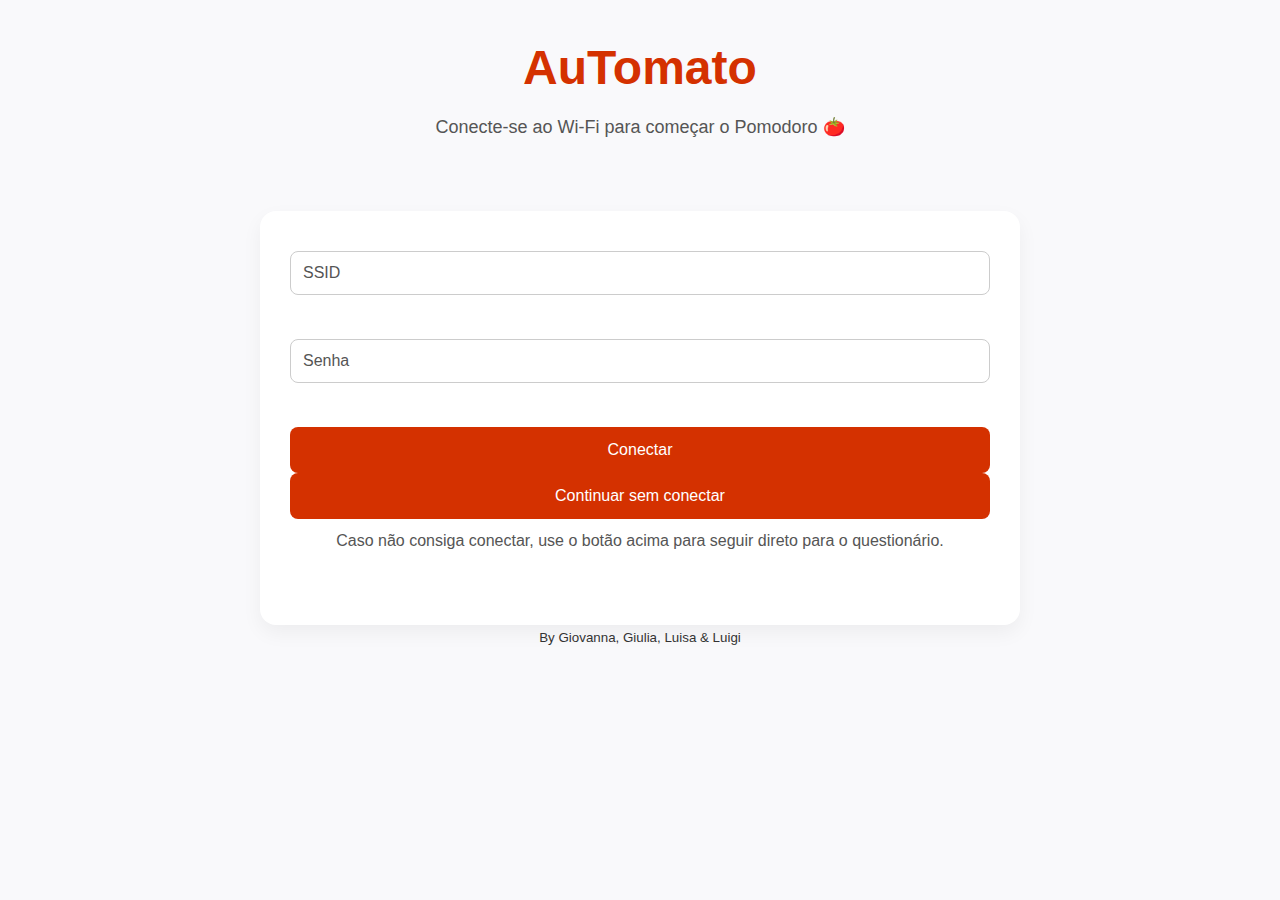
<file: index.html>
<!DOCTYPE html>
<html lang="pt-BR">
<head>
  <meta charset="utf-8"/>
  <title>Conectar Wi-Fi</title>
  <meta name="viewport" content="width=device-width, initial-scale=1"/>
  <link href="css/style.css" rel="stylesheet"/>
</head>
<body>
  <header>
    <h1>AuTomato</h1>
    <p>Conecte-se ao Wi-Fi para começar o Pomodoro 🍅</p>
  </header>
  <main>
    <form id="wifi-form" autocomplete="off" novalidate>
      <label for="ssid" class="sr-only">SSID</label>
      <input
        id="ssid"
        name="ssid"
        placeholder="SSID"
        required
        type="text"
        autocomplete="off"
        aria-label="Nome da rede Wi-Fi"
      />
      <br/>
      <label for="password" class="sr-only">Senha</label>
      <input
        id="password"
        name="password"
        placeholder="Senha"
        required
        type="password"
        autocomplete="new-password"
        aria-label="Senha do Wi-Fi"
      />
      <br/>
      <button type="submit" id="connect-btn">Conectar</button>
      <button type="button" id="skip-btn">Continuar sem conectar</button>
      <p class="offline-tip">Caso não consiga conectar, use o botão acima para seguir direto para o questionário.</p>
    </form>
    <p id="status" role="status" aria-live="polite"></p>
  </main>
  <footer>
    <small>By Giovanna, Giulia, Luisa &amp; Luigi</small>
  </footer>
  <script>
    // Acessibilidade: Oculta label visual, mas mantém para leitores de tela
    const style = document.createElement('style');
    style.innerHTML = `
      .sr-only {
        position: absolute;
        width: 1px;
        height: 1px;
        padding: 0;
        margin: -1px;
        overflow: hidden;
        clip: rect(0,0,0,0);
        border: 0;
      }
    `;
    document.head.appendChild(style);
  </script>
  <script src="js/wifi.js"></script>
</body>
</html>
</file>
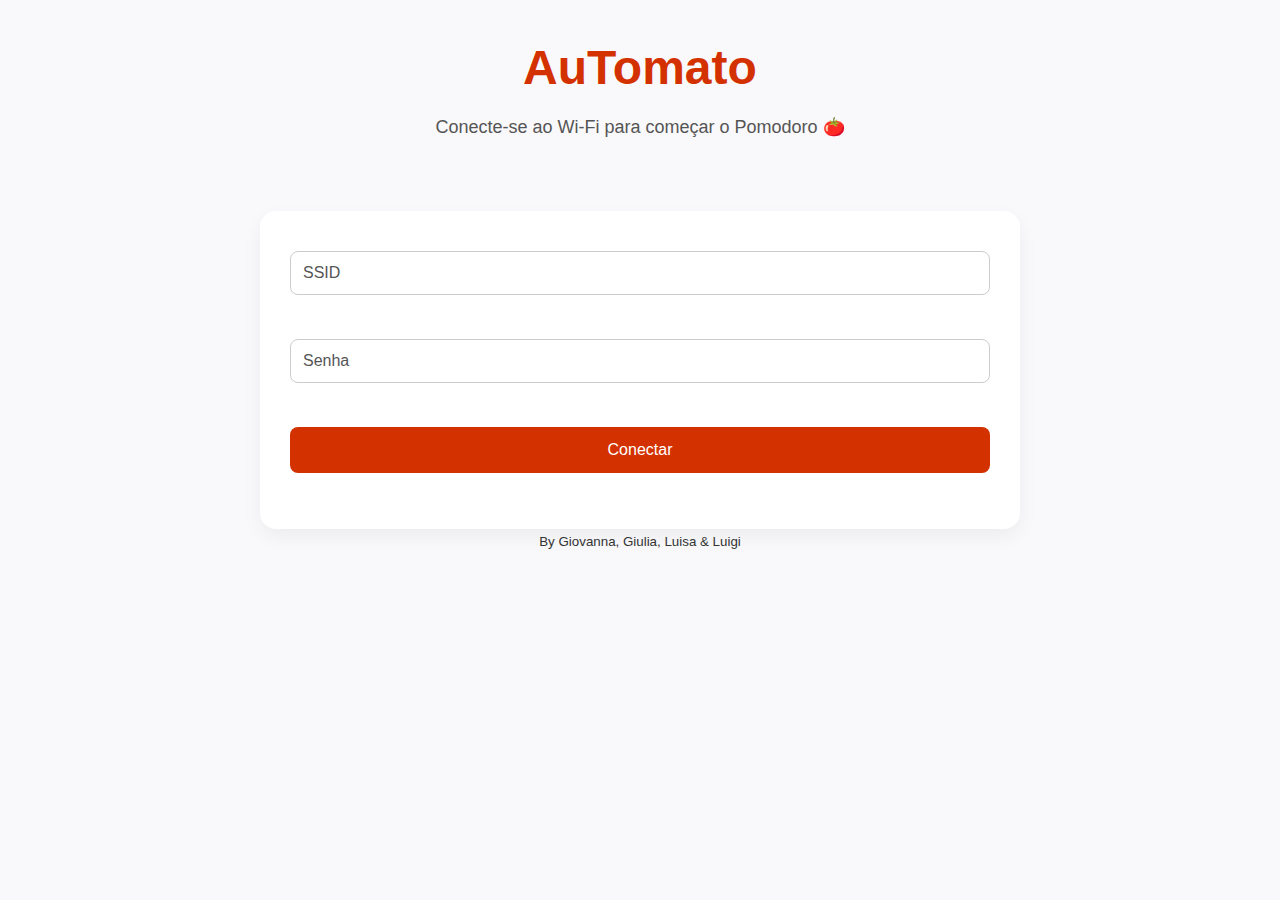
<file: data/index.html>
<!DOCTYPE html>
<html lang="pt-BR">
<head>
  <meta charset="utf-8"/>
  <title>Conectar Wi-Fi</title>
  <meta name="viewport" content="width=device-width, initial-scale=1"/>
  <link href="css/style.css" rel="stylesheet"/>
</head>
<body>
  <header>
    <h1>AuTomato</h1>
    <p>Conecte-se ao Wi-Fi para começar o Pomodoro 🍅</p>
  </header>
  <main>
    <form id="wifi-form" autocomplete="off" novalidate>
      <label for="ssid" class="sr-only">SSID</label>
      <input
        id="ssid"
        name="ssid"
        placeholder="SSID"
        required
        type="text"
        autocomplete="off"
        aria-label="Nome da rede Wi-Fi"
      />
      <br/>
      <label for="password" class="sr-only">Senha</label>
      <input
        id="password"
        name="password"
        placeholder="Senha"
        required
        type="password"
        autocomplete="new-password"
        aria-label="Senha do Wi-Fi"
      />
      <br/>
      <button type="submit" id="connect-btn">Conectar</button>
    </form>
    <p id="status" role="status" aria-live="polite"></p>
  </main>
  <footer>
    <small>By Giovanna, Giulia, Luisa &amp; Luigi</small>
  </footer>
  <script>
    // Acessibilidade: Oculta label visual, mas mantém para leitores de tela
    const style = document.createElement('style');
    style.innerHTML = `
      .sr-only {
        position: absolute;
        width: 1px;
        height: 1px;
        padding: 0;
        margin: -1px;
        overflow: hidden;
        clip: rect(0,0,0,0);
        border: 0;
      }
    `;
    document.head.appendChild(style);
  </script>
  <script src="js/wifi.js"></script>
</body>
</html>
</file>
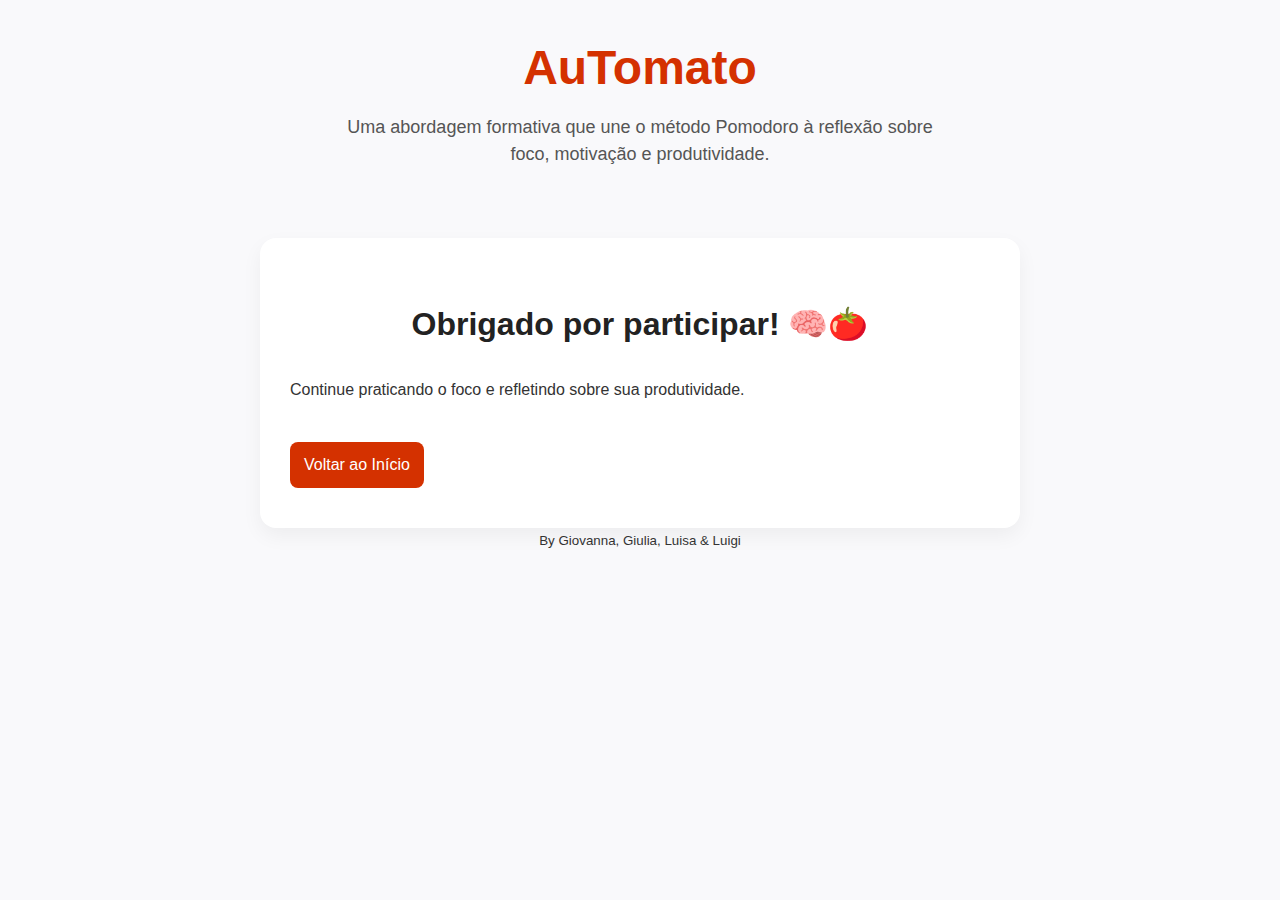
<file: obrigado.html>
<!DOCTYPE html>
<html lang="pt-BR">
<head>
  <meta charset="UTF-8"/>
  <title>Obrigado!</title>
  <meta name="viewport" content="width=device-width, initial-scale=1"/>
  <link rel="stylesheet" href="css/style.css"/>
</head>
<body>
  <header>
    <h1>AuTomato</h1>
    <p>Uma abordagem formativa que une o método Pomodoro à reflexão sobre foco, motivação e produtividade.</p>
  </header>
  <main>
    <h1>Obrigado por participar! 🧠🍅</h1>
    <p>Continue praticando o foco e refletindo sobre sua produtividade.</p>
    <br>
    <a href="index.html">
      <button type="button" id="back-home">Voltar ao Início</button>
    </a>
  </main>
  <footer>
    <small>By Giovanna, Giulia, Luisa &amp; Luigi</small>
  </footer>
</body>
</html>
</file>
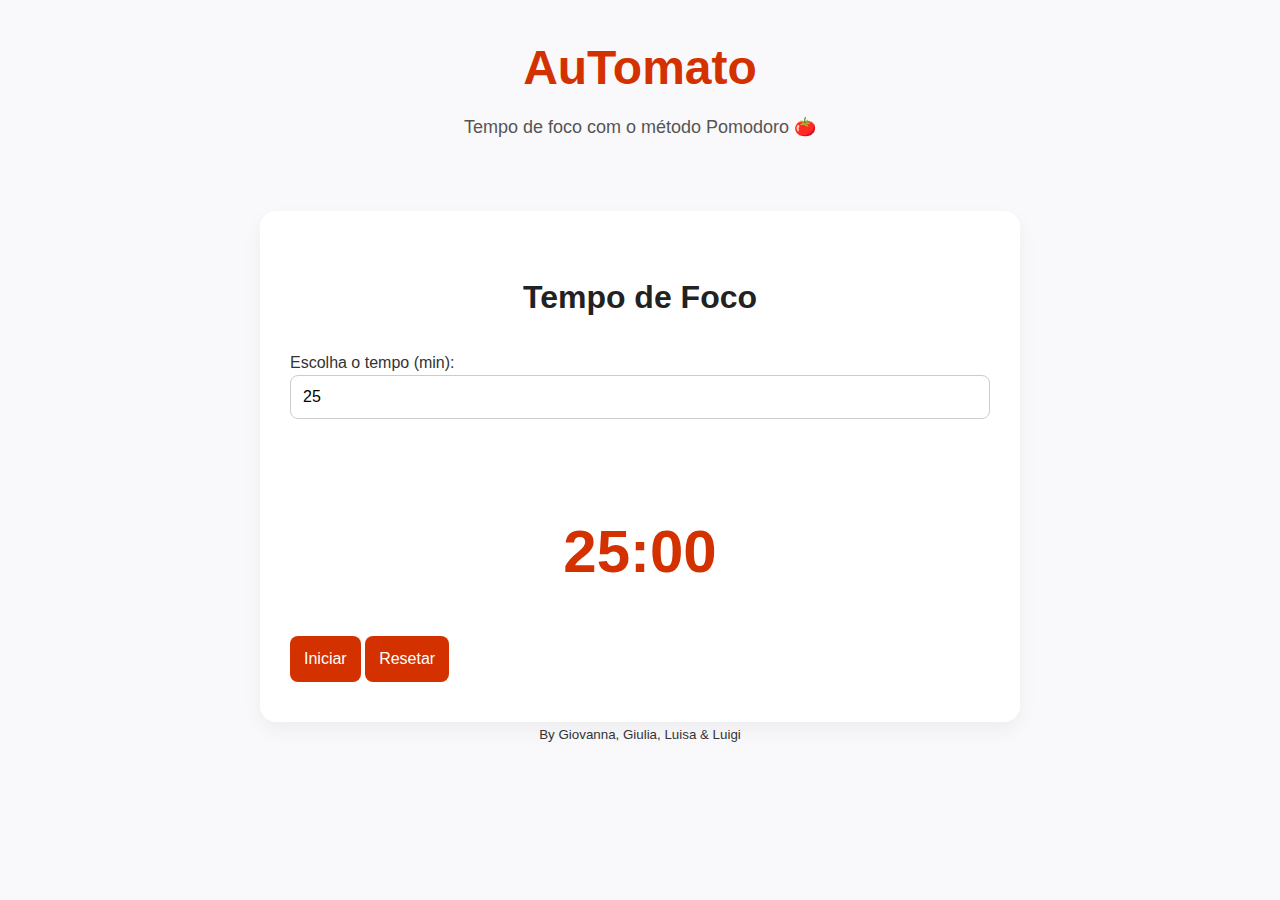
<file: pomodoro.html>
<!DOCTYPE html>
<html lang="pt-BR">
<head>
  <meta charset="utf-8"/>
  <title>Pomodoro</title>
  <meta name="viewport" content="width=device-width, initial-scale=1"/>
  <link href="css/style.css" rel="stylesheet"/>
</head>
<body>
  <header>
    <h1>AuTomato</h1>
    <p>Tempo de foco com o método Pomodoro 🍅</p>
  </header>
  <main>
    <h1>Tempo de Foco</h1>
    <form id="pomodoro-form" autocomplete="off" novalidate>
      <label for="minutes">Escolha o tempo (min):</label>
      <input
        id="minutes"
        name="minutes"
        type="number"
        min="1"
        max="90"
        value="25"
        required
        aria-label="Escolha o tempo em minutos"
      />
      <br/><br/>
      <div id="timer" aria-live="polite">25:00</div>
      <div style="margin-top:1.2rem">
        <button type="button" id="start-btn">Iniciar</button>
        <button type="button" id="reset-btn">Resetar</button>
      </div>
    </form>
  </main>
  <footer>
    <small>By Giovanna, Giulia, Luisa &amp; Luigi</small>
  </footer>
  <script>
    // Suporte acessibilidade: timer aria-live
    // Prevenção de submit padrão
    document.getElementById('pomodoro-form').addEventListener('submit', e => e.preventDefault());
  </script>
  <script src="js/pomodoro.js"></script>
</body>
</html>
</file>
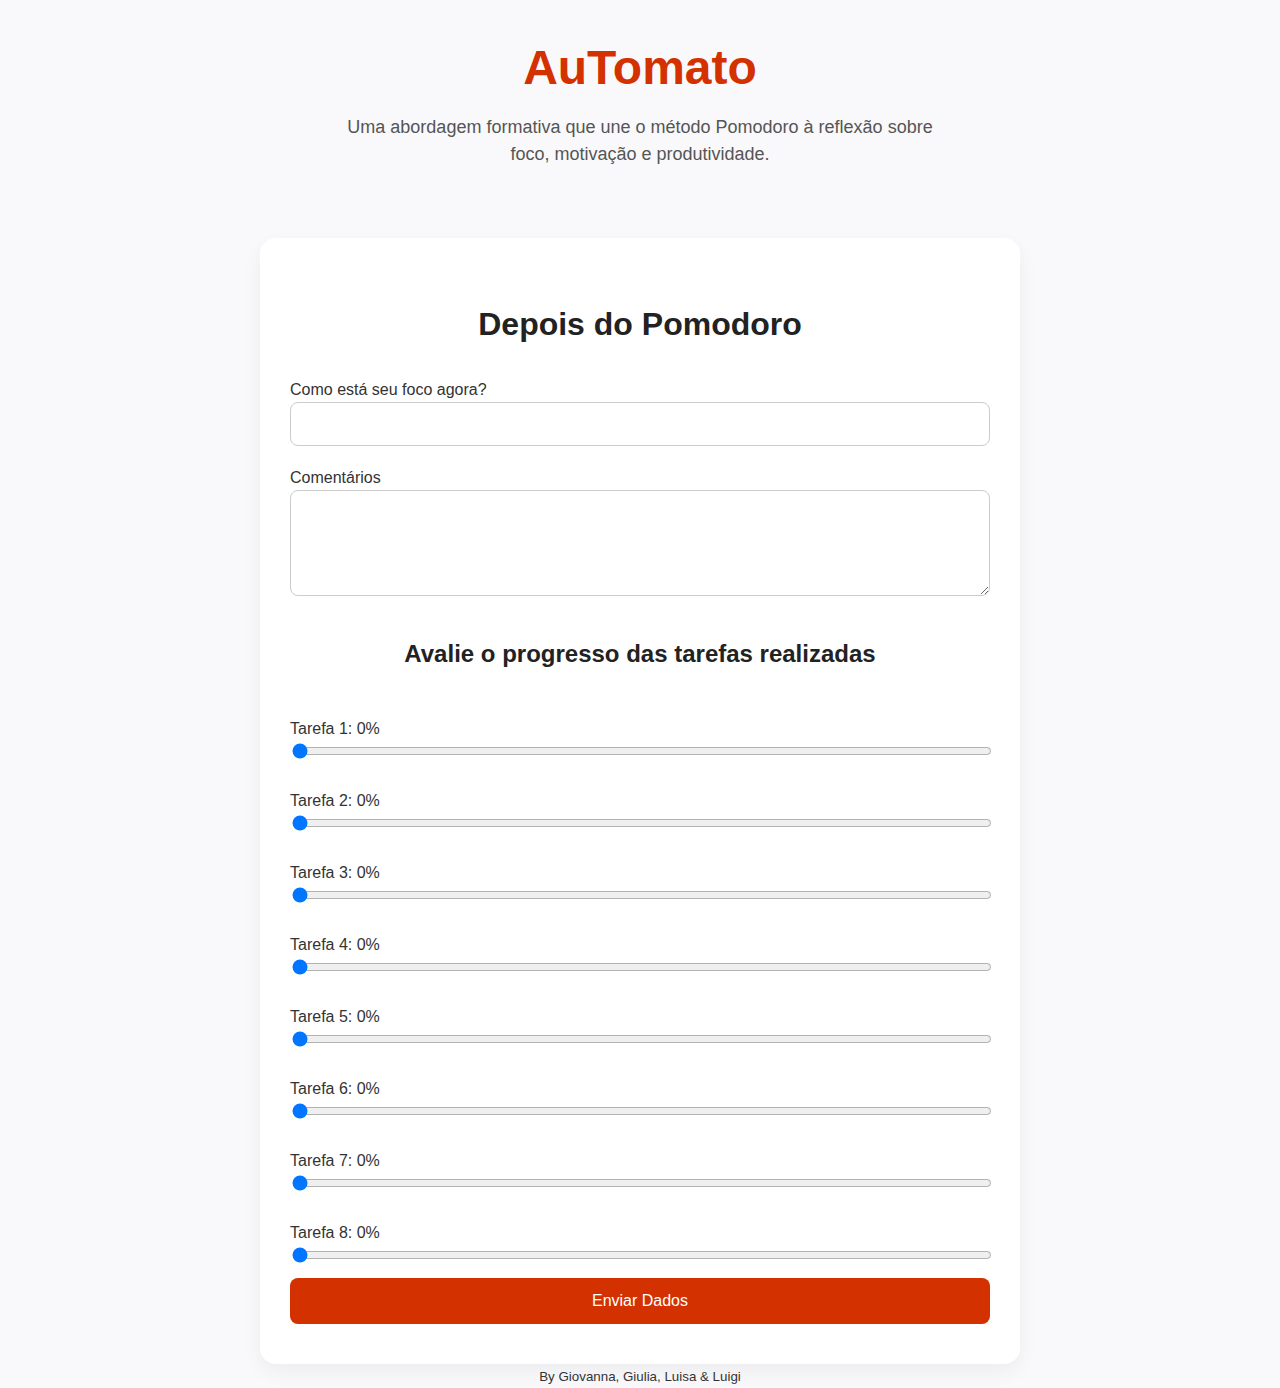
<file: pos-questionario.html>
<!DOCTYPE html>
<html lang="pt-BR">
<head>
  <meta charset="utf-8"/>
  <title>Questionário Final</title>
  <meta name="viewport" content="width=device-width, initial-scale=1"/>
  <link href="css/style.css" rel="stylesheet"/>
</head>
<body>
  <header>
    <h1>AuTomato</h1>
    <p>Uma abordagem formativa que une o método Pomodoro à reflexão sobre foco, motivação e produtividade.</p>
  </header>
  <main>
    <h1>Depois do Pomodoro</h1>
    <form id="pos-form" autocomplete="off" novalidate>
      <label for="focoFinal">Como está seu foco agora?</label>
      <input
        id="focoFinal"
        name="focoFinal"
        required
        type="text"
        autocomplete="off"
        aria-label="Como está seu foco agora?"
      />

      <label for="comentarios">Comentários</label>
      <textarea
        id="comentarios"
        name="comentarios"
        autocomplete="off"
        aria-label="Comentários"
      ></textarea>

      <h2>Avalie o progresso das tarefas realizadas</h2>
      <div class="tasks">
        <label for="task1">Tarefa 1: <span id="val1">0</span>%</label>
        <input id="task1" name="task1" type="range" min="0" max="100" value="0" oninput="val1.innerText = this.value" aria-label="Progresso da Tarefa 1"/>
        <label for="task2">Tarefa 2: <span id="val2">0</span>%</label>
        <input id="task2" name="task2" type="range" min="0" max="100" value="0" oninput="val2.innerText = this.value" aria-label="Progresso da Tarefa 2"/>
        <label for="task3">Tarefa 3: <span id="val3">0</span>%</label>
        <input id="task3" name="task3" type="range" min="0" max="100" value="0" oninput="val3.innerText = this.value" aria-label="Progresso da Tarefa 3"/>
        <label for="task4">Tarefa 4: <span id="val4">0</span>%</label>
        <input id="task4" name="task4" type="range" min="0" max="100" value="0" oninput="val4.innerText = this.value" aria-label="Progresso da Tarefa 4"/>
        <label for="task5">Tarefa 5: <span id="val5">0</span>%</label>
        <input id="task5" name="task5" type="range" min="0" max="100" value="0" oninput="val5.innerText = this.value" aria-label="Progresso da Tarefa 5"/>
        <label for="task6">Tarefa 6: <span id="val6">0</span>%</label>
        <input id="task6" name="task6" type="range" min="0" max="100" value="0" oninput="val6.innerText = this.value" aria-label="Progresso da Tarefa 6"/>
        <label for="task7">Tarefa 7: <span id="val7">0</span>%</label>
        <input id="task7" name="task7" type="range" min="0" max="100" value="0" oninput="val7.innerText = this.value" aria-label="Progresso da Tarefa 7"/>
        <label for="task8">Tarefa 8: <span id="val8">0</span>%</label>
        <input id="task8" name="task8" type="range" min="0" max="100" value="0" oninput="val8.innerText = this.value" aria-label="Progresso da Tarefa 8"/>
      </div>
      <button type="submit">Enviar Dados</button>
    </form>
  </main>
  <footer>
    <small>By Giovanna, Giulia, Luisa &amp; Luigi</small>
  </footer>
  <script>
    // Previne envio padrão para manipulação customizada no JS
    document.getElementById('pos-form').addEventListener('submit', e => e.preventDefault());
  </script>
  <script src="js/pos.js"></script>
</body>
</html>
</file>
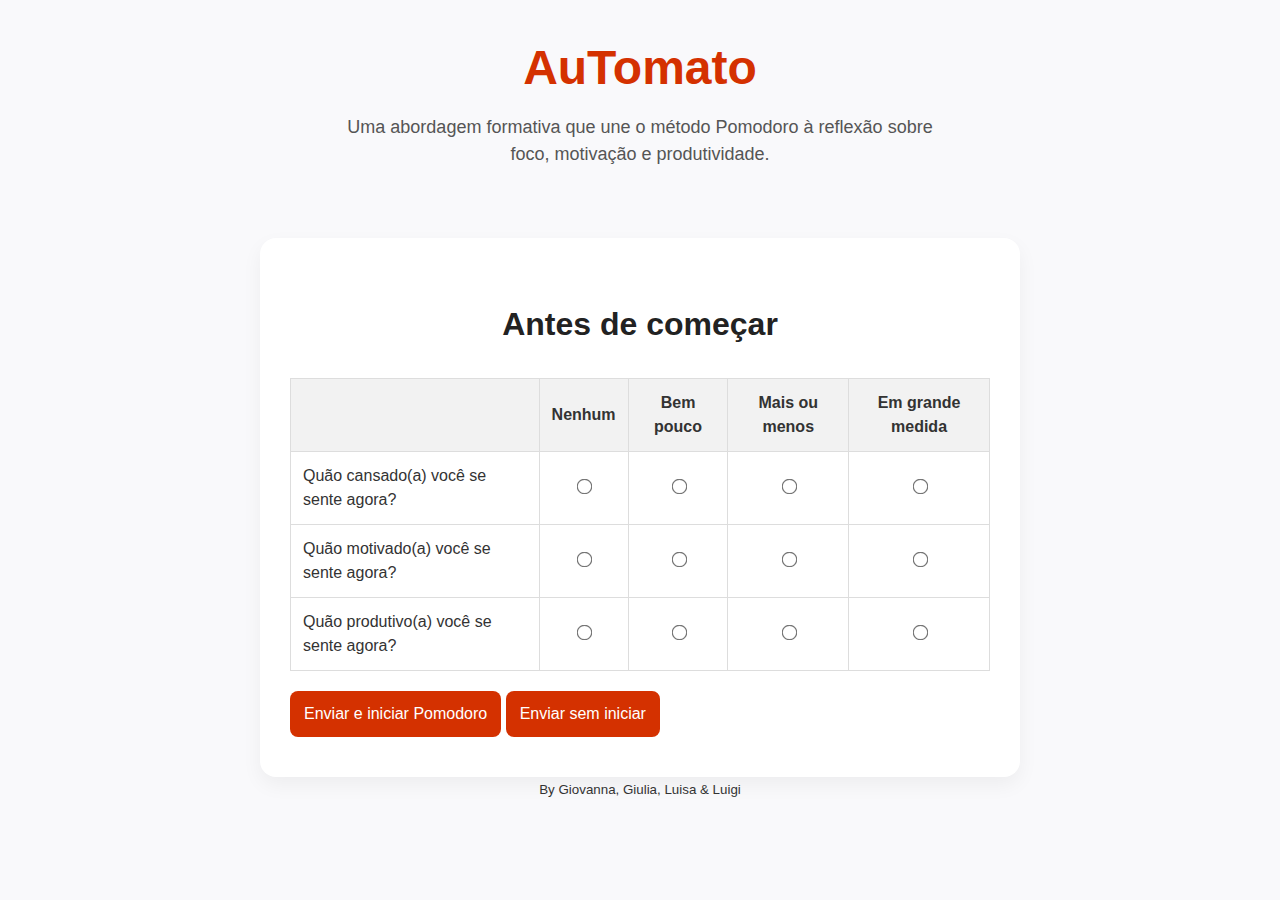
<file: pre.html>
<!DOCTYPE html>
<html lang="pt-BR">
<head>
  <meta charset="utf-8"/>
  <title>Questionário Inicial</title>
  <meta name="viewport" content="width=device-width, initial-scale=1"/>
  <link href="css/style.css" rel="stylesheet"/>
</head>
<body>
  <header>
    <h1>AuTomato</h1>
    <p>Uma abordagem formativa que une o método Pomodoro à reflexão sobre foco, motivação e produtividade.</p>
  </header>
  <main>
    <h1>Antes de começar</h1>
    <form id="pre-form" autocomplete="off" novalidate>
      <table>
        <thead>
          <tr>
            <th></th>
            <th>Nenhum</th>
            <th>Bem pouco</th>
            <th>Mais ou menos</th>
            <th>Em grande medida</th>
          </tr>
        </thead>
        <tbody>
          <tr>
            <td>Quão cansado(a) você se sente agora?</td>
            <td><input name="fatigue" required type="radio" value="1" aria-label="Nenhum cansaço"/></td>
            <td><input name="fatigue" type="radio" value="2" aria-label="Bem pouco cansaço"/></td>
            <td><input name="fatigue" type="radio" value="3" aria-label="Mais ou menos cansado"/></td>
            <td><input name="fatigue" type="radio" value="4" aria-label="Muito cansado"/></td>
          </tr>
          <tr>
            <td>Quão motivado(a) você se sente agora?</td>
            <td><input name="motivation" required type="radio" value="1" aria-label="Nenhuma motivação"/></td>
            <td><input name="motivation" type="radio" value="2" aria-label="Bem pouca motivação"/></td>
            <td><input name="motivation" type="radio" value="3" aria-label="Mais ou menos motivado"/></td>
            <td><input name="motivation" type="radio" value="4" aria-label="Muito motivado"/></td>
          </tr>
          <tr>
            <td>Quão produtivo(a) você se sente agora?</td>
            <td><input name="productivity" required type="radio" value="1" aria-label="Nada produtivo"/></td>
            <td><input name="productivity" type="radio" value="2" aria-label="Bem pouco produtivo"/></td>
            <td><input name="productivity" type="radio" value="3" aria-label="Mais ou menos produtivo"/></td>
            <td><input name="productivity" type="radio" value="4" aria-label="Muito produtivo"/></td>
          </tr>
        </tbody>
      </table>
      <div class="button-row">
        <button type="submit" id="start-pomodoro-btn">Enviar e iniciar Pomodoro</button>
        <button type="button" id="send-only-btn">Enviar sem iniciar</button>
      </div>
    </form>
  </main>
  <footer>
    <small>By Giovanna, Giulia, Luisa &amp; Luigi</small>
  </footer>
  <script>
    // Previne envio padrão do formulário para JS customizado
    document.getElementById('pre-form').addEventListener('submit', e => e.preventDefault());
  </script>
  <script src="js/pre.js"></script>
</body>
</html>
</file>
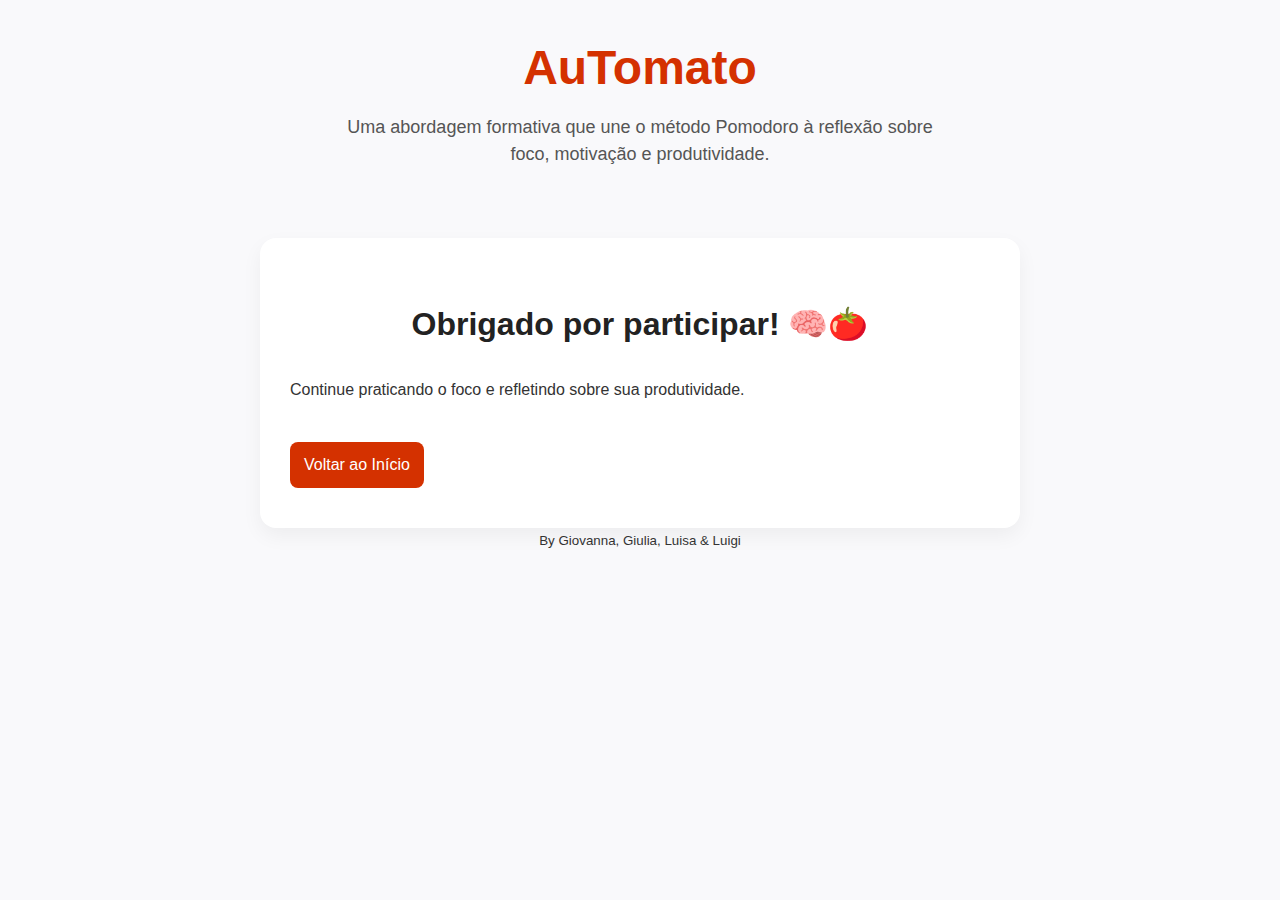
<file: data/obrigado.html>
<!DOCTYPE html>
<html lang="pt-BR">
<head>
  <meta charset="UTF-8"/>
  <title>Obrigado!</title>
  <meta name="viewport" content="width=device-width, initial-scale=1"/>
  <link rel="stylesheet" href="css/style.css"/>
</head>
<body>
  <header>
    <h1>AuTomato</h1>
    <p>Uma abordagem formativa que une o método Pomodoro à reflexão sobre foco, motivação e produtividade.</p>
  </header>
  <main>
    <h1>Obrigado por participar! 🧠🍅</h1>
    <p>Continue praticando o foco e refletindo sobre sua produtividade.</p>
    <br>
    <a href="index.html">
      <button type="button" id="back-home">Voltar ao Início</button>
    </a>
  </main>
  <footer>
    <small>By Giovanna, Giulia, Luisa &amp; Luigi</small>
  </footer>
</body>
</html>
</file>
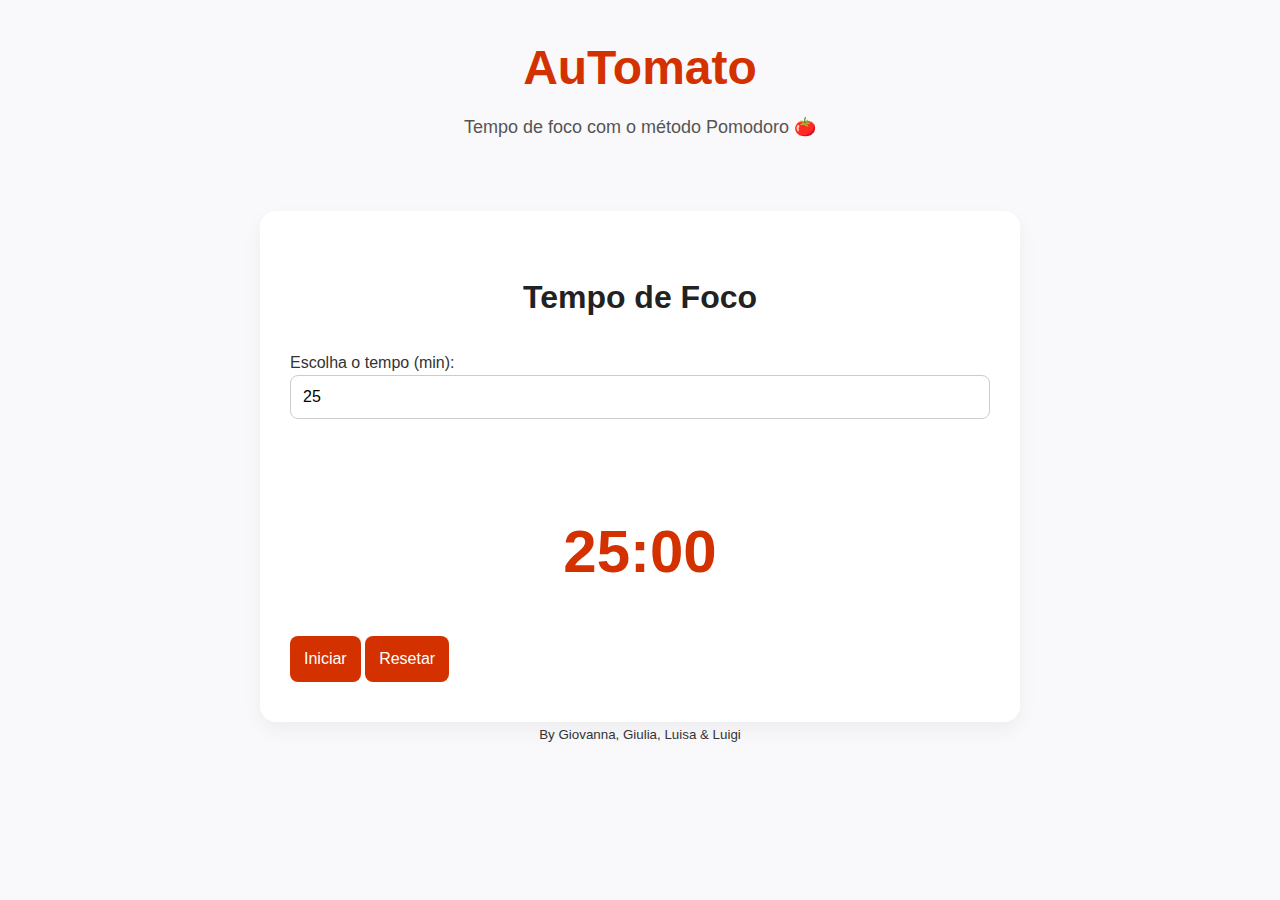
<file: data/pomodoro.html>
<!DOCTYPE html>
<html lang="pt-BR">
<head>
  <meta charset="utf-8"/>
  <title>Pomodoro</title>
  <meta name="viewport" content="width=device-width, initial-scale=1"/>
  <link href="css/style.css" rel="stylesheet"/>
</head>
<body>
  <header>
    <h1>AuTomato</h1>
    <p>Tempo de foco com o método Pomodoro 🍅</p>
  </header>
  <main>
    <h1>Tempo de Foco</h1>
    <form id="pomodoro-form" autocomplete="off" novalidate>
      <label for="minutes">Escolha o tempo (min):</label>
      <input
        id="minutes"
        name="minutes"
        type="number"
        min="1"
        max="90"
        value="25"
        required
        aria-label="Escolha o tempo em minutos"
      />
      <br/><br/>
      <div id="timer" aria-live="polite">25:00</div>
      <div style="margin-top:1.2rem">
        <button type="button" id="start-btn">Iniciar</button>
        <button type="button" id="reset-btn">Resetar</button>
      </div>
    </form>
  </main>
  <footer>
    <small>By Giovanna, Giulia, Luisa &amp; Luigi</small>
  </footer>
  <script>
    // Suporte acessibilidade: timer aria-live
    // Prevenção de submit padrão
    document.getElementById('pomodoro-form').addEventListener('submit', e => e.preventDefault());
  </script>
  <script src="js/pomodoro.js"></script>
</body>
</html>
</file>
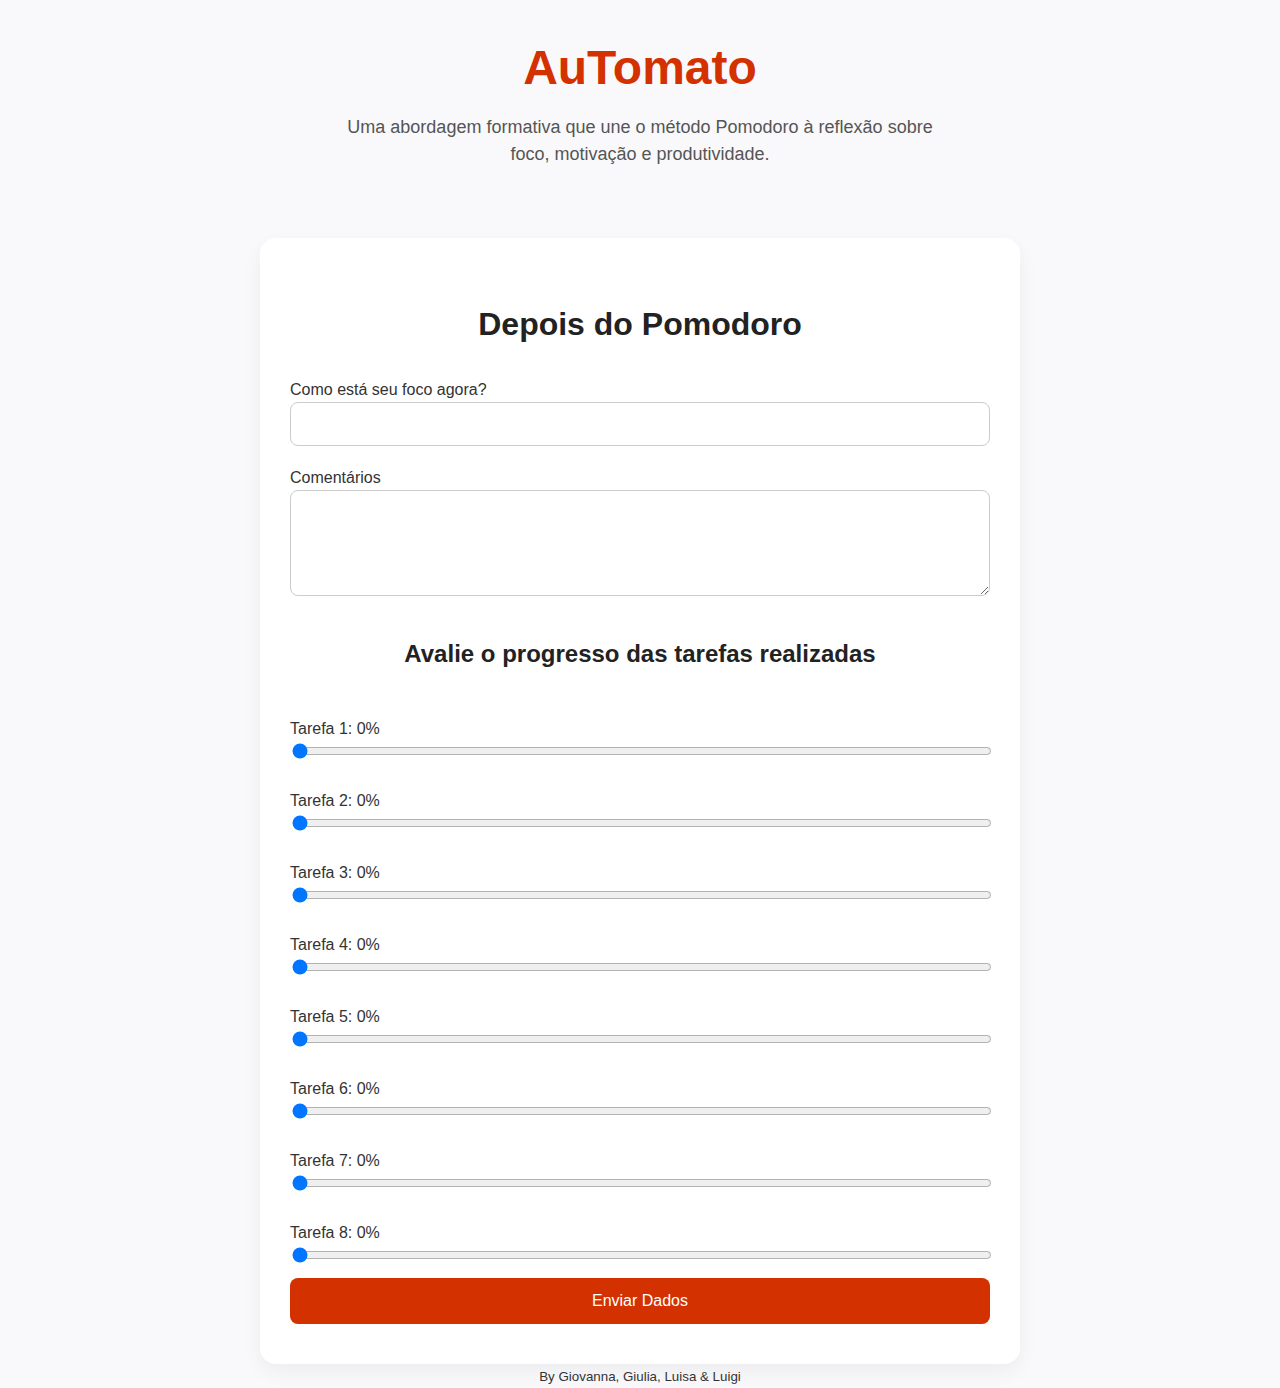
<file: data/pos.html>
<!DOCTYPE html>
<html lang="pt-BR">
<head>
  <meta charset="utf-8"/>
  <title>Questionário Final</title>
  <meta name="viewport" content="width=device-width, initial-scale=1"/>
  <link href="css/style.css" rel="stylesheet"/>
</head>
<body>
  <header>
    <h1>AuTomato</h1>
    <p>Uma abordagem formativa que une o método Pomodoro à reflexão sobre foco, motivação e produtividade.</p>
  </header>
  <main>
    <h1>Depois do Pomodoro</h1>
    <form id="pos-form" autocomplete="off" novalidate>
      <label for="focoFinal">Como está seu foco agora?</label>
      <input
        id="focoFinal"
        name="focoFinal"
        required
        type="text"
        autocomplete="off"
        aria-label="Como está seu foco agora?"
      />

      <label for="comentarios">Comentários</label>
      <textarea
        id="comentarios"
        name="comentarios"
        autocomplete="off"
        aria-label="Comentários"
      ></textarea>

      <h2>Avalie o progresso das tarefas realizadas</h2>
      <div class="tasks">
        <label for="task1">Tarefa 1: <span id="val1">0</span>%</label>
        <input id="task1" name="task1" type="range" min="0" max="100" value="0" oninput="val1.innerText = this.value" aria-label="Progresso da Tarefa 1"/>
        <label for="task2">Tarefa 2: <span id="val2">0</span>%</label>
        <input id="task2" name="task2" type="range" min="0" max="100" value="0" oninput="val2.innerText = this.value" aria-label="Progresso da Tarefa 2"/>
        <label for="task3">Tarefa 3: <span id="val3">0</span>%</label>
        <input id="task3" name="task3" type="range" min="0" max="100" value="0" oninput="val3.innerText = this.value" aria-label="Progresso da Tarefa 3"/>
        <label for="task4">Tarefa 4: <span id="val4">0</span>%</label>
        <input id="task4" name="task4" type="range" min="0" max="100" value="0" oninput="val4.innerText = this.value" aria-label="Progresso da Tarefa 4"/>
        <label for="task5">Tarefa 5: <span id="val5">0</span>%</label>
        <input id="task5" name="task5" type="range" min="0" max="100" value="0" oninput="val5.innerText = this.value" aria-label="Progresso da Tarefa 5"/>
        <label for="task6">Tarefa 6: <span id="val6">0</span>%</label>
        <input id="task6" name="task6" type="range" min="0" max="100" value="0" oninput="val6.innerText = this.value" aria-label="Progresso da Tarefa 6"/>
        <label for="task7">Tarefa 7: <span id="val7">0</span>%</label>
        <input id="task7" name="task7" type="range" min="0" max="100" value="0" oninput="val7.innerText = this.value" aria-label="Progresso da Tarefa 7"/>
        <label for="task8">Tarefa 8: <span id="val8">0</span>%</label>
        <input id="task8" name="task8" type="range" min="0" max="100" value="0" oninput="val8.innerText = this.value" aria-label="Progresso da Tarefa 8"/>
      </div>
      <button type="submit">Enviar Dados</button>
    </form>
  </main>
  <footer>
    <small>By Giovanna, Giulia, Luisa &amp; Luigi</small>
  </footer>
  <script>
    // Previne envio padrão para manipulação customizada no JS
    document.getElementById('pos-form').addEventListener('submit', e => e.preventDefault());
  </script>
  <script src="js/pos.js"></script>
</body>
</html>
</file>
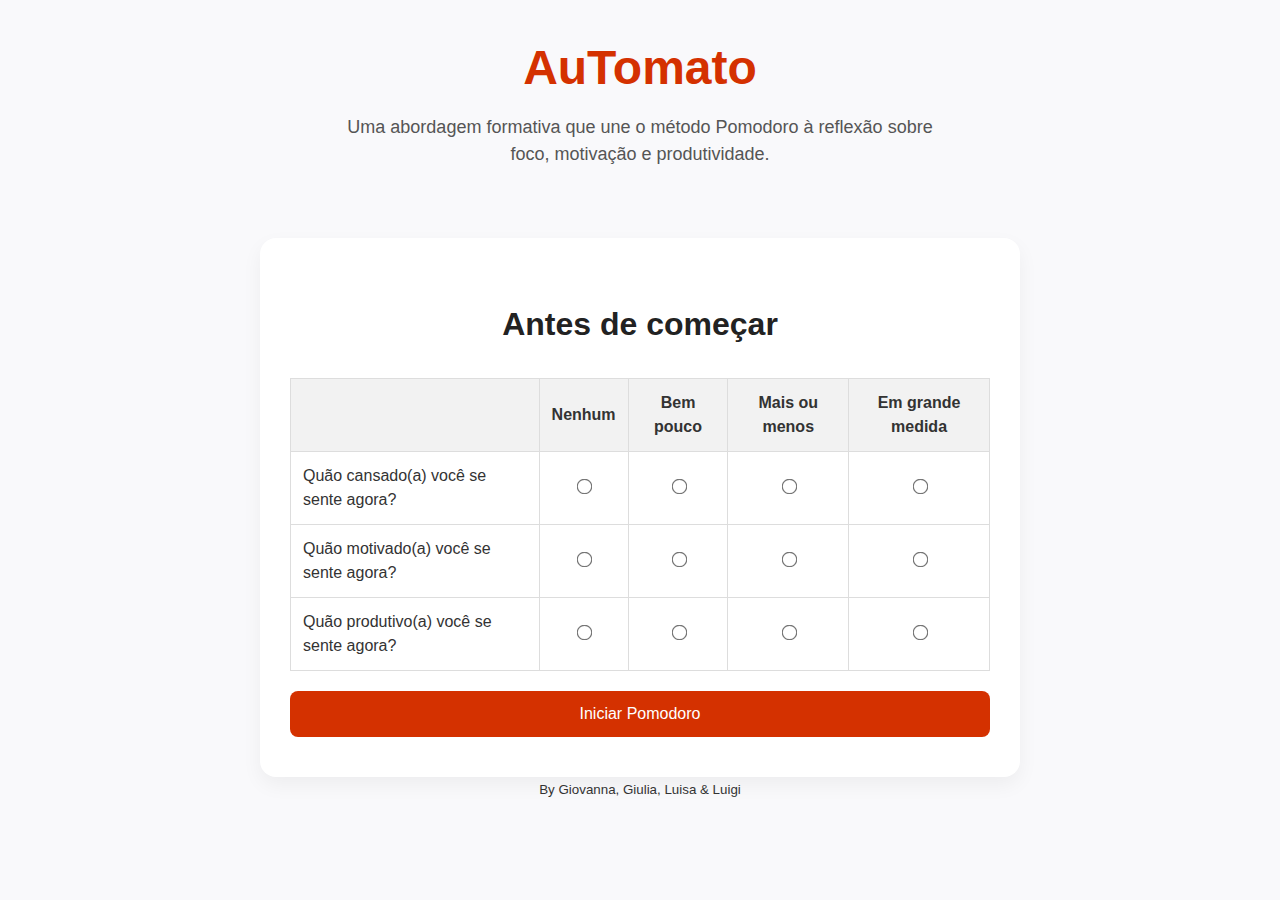
<file: data/pre.html>
<!DOCTYPE html>
<html lang="pt-BR">
<head>
  <meta charset="utf-8"/>
  <title>Questionário Inicial</title>
  <meta name="viewport" content="width=device-width, initial-scale=1"/>
  <link href="css/style.css" rel="stylesheet"/>
</head>
<body>
  <header>
    <h1>AuTomato</h1>
    <p>Uma abordagem formativa que une o método Pomodoro à reflexão sobre foco, motivação e produtividade.</p>
  </header>
  <main>
    <h1>Antes de começar</h1>
    <form id="pre-form" autocomplete="off" novalidate>
      <table>
        <thead>
          <tr>
            <th></th>
            <th>Nenhum</th>
            <th>Bem pouco</th>
            <th>Mais ou menos</th>
            <th>Em grande medida</th>
          </tr>
        </thead>
        <tbody>
          <tr>
            <td>Quão cansado(a) você se sente agora?</td>
            <td><input name="fatigue" required type="radio" value="1" aria-label="Nenhum cansaço"/></td>
            <td><input name="fatigue" type="radio" value="2" aria-label="Bem pouco cansaço"/></td>
            <td><input name="fatigue" type="radio" value="3" aria-label="Mais ou menos cansado"/></td>
            <td><input name="fatigue" type="radio" value="4" aria-label="Muito cansado"/></td>
          </tr>
          <tr>
            <td>Quão motivado(a) você se sente agora?</td>
            <td><input name="motivation" required type="radio" value="1" aria-label="Nenhuma motivação"/></td>
            <td><input name="motivation" type="radio" value="2" aria-label="Bem pouca motivação"/></td>
            <td><input name="motivation" type="radio" value="3" aria-label="Mais ou menos motivado"/></td>
            <td><input name="motivation" type="radio" value="4" aria-label="Muito motivado"/></td>
          </tr>
          <tr>
            <td>Quão produtivo(a) você se sente agora?</td>
            <td><input name="productivity" required type="radio" value="1" aria-label="Nada produtivo"/></td>
            <td><input name="productivity" type="radio" value="2" aria-label="Bem pouco produtivo"/></td>
            <td><input name="productivity" type="radio" value="3" aria-label="Mais ou menos produtivo"/></td>
            <td><input name="productivity" type="radio" value="4" aria-label="Muito produtivo"/></td>
          </tr>
        </tbody>
      </table>
      <button type="submit">Iniciar Pomodoro</button>
    </form>
  </main>
  <footer>
    <small>By Giovanna, Giulia, Luisa &amp; Luigi</small>
  </footer>
  <script>
    // Previne envio padrão do formulário para JS customizado
    document.getElementById('pre-form').addEventListener('submit', e => e.preventDefault());
  </script>
  <script src="js/pre.js"></script>
</body>
</html>
</file>
<file: css/style.css>
:root {
  --primary: #d43100;
  --primary-dark: #bb2b00;
  --background: #f9f9fb;
  --surface: #fff;
  --text: #333;
  --text-subtle: #555;
  --border: #ccc;
  --border-table: #ddd;
  --radius: 8px;
  --radius-lg: 16px;
  --shadow: 0 8px 20px rgba(0, 0, 0, 0.05);
  --transition: 0.3s;
  --font-main: 'Segoe UI', Tahoma, Geneva, Verdana, sans-serif;
}

/* Layout e Tipografia */
body {
  font-family: var(--font-main);
  background: var(--background);
  color: var(--text);
  margin: 0;
  padding: 0;
  display: flex;
  flex-direction: column;
  align-items: center;
  min-height: 100vh;
  line-height: 1.5;
}

header {
  text-align: center;
  margin-bottom: 30px;
}

header h1 {
  font-size: 48px;
  margin-bottom: 10px;
  color: var(--primary);
}
header p {
  font-size: 18px;
  color: var(--text-subtle);
  max-width: 600px;
  margin: 0 auto;
}

main {
  background: var(--surface);
  padding: 40px 30px;
  margin-top: 40px;
  max-width: 700px;
  width: 90%;
  border-radius: var(--radius-lg);
  box-shadow: var(--shadow);
}

h1, h2 {
  color: #222;
  text-align: center;
  margin-bottom: 30px;
}

form {
  display: flex;
  flex-direction: column;
}

/* Inputs */
input[type="text"],
input[type="number"],
input[type="password"],
textarea {
  padding: 12px;
  margin-bottom: 20px;
  border: 1px solid var(--border);
  border-radius: var(--radius);
  font-size: 16px;
  transition: border-color 0.2s, box-shadow 0.2s;
}

input[type="text"]:focus,
input[type="number"]:focus,
input[type="password"]:focus,
textarea:focus {
  outline: 2px solid var(--primary);
  border-color: var(--primary);
  box-shadow: 0 0 0 2px rgba(212,49,0,0.08);
}

textarea {
  resize: vertical;
  min-height: 80px;
}

::-webkit-input-placeholder { color: var(--text-subtle); }
::-moz-placeholder { color: var(--text-subtle); }
:-ms-input-placeholder { color: var(--text-subtle); }
::placeholder { color: var(--text-subtle); }

/* Botões */
button {
  padding: 14px;
  font-size: 16px;
  background-color: var(--primary);
  color: #fff;
  border: none;
  border-radius: var(--radius);
  cursor: pointer;
  transition: background-color var(--transition), box-shadow 0.2s, transform 0.15s;
}

.offline-tip {
  margin-top: 10px;
  text-align: center;
  color: var(--text-subtle);
}
button:hover,
button:focus {
  background-color: var(--primary-dark);
  box-shadow: 0 2px 8px rgba(212,49,0,0.15);
}
button:active {
  transform: scale(0.97);
}

/* Timer */
#timer {
  font-size: 60px;
  text-align: center;
  color: var(--primary);
  margin: 20px 0;
  font-weight: bold;
}

/* Tabelas */
table {
  width: 100%;
  border-collapse: collapse;
  margin-bottom: 20px;
  text-align: center;
}
th, td {
  border: 1px solid var(--border-table);
  padding: 12px;
}
th {
  background-color: #f2f2f2;
}
td:first-child {
  text-align: left;
}

/* Radio buttons */
input[type="radio"] {
  transform: scale(1.2);
  accent-color: var(--primary);
}

/* Tasks */
.tasks label {
  display: block;
  margin-top: 15px;
  font-weight: 500;
}
.tasks input[type="range"] {
  width: 100%;
  margin-bottom: 15px;
}

/* Responsividade */
@media (max-width: 600px) {
  main {
    padding: 20px 5px;
    margin-top: 10px;
    max-width: 100%;
    border-radius: var(--radius);
  }
  header h1 {
    font-size: 2em;
  }
  #timer {
    font-size: 2.5em;
  }
  th, td {
    padding: 8px;
  }
}
</file>
<file: data/css/style.css>
:root {
  --primary: #d43100;
  --primary-dark: #bb2b00;
  --background: #f9f9fb;
  --surface: #fff;
  --text: #333;
  --text-subtle: #555;
  --border: #ccc;
  --border-table: #ddd;
  --radius: 8px;
  --radius-lg: 16px;
  --shadow: 0 8px 20px rgba(0, 0, 0, 0.05);
  --transition: 0.3s;
  --font-main: 'Segoe UI', Tahoma, Geneva, Verdana, sans-serif;
}

/* Layout e Tipografia */
body {
  font-family: var(--font-main);
  background: var(--background);
  color: var(--text);
  margin: 0;
  padding: 0;
  display: flex;
  flex-direction: column;
  align-items: center;
  min-height: 100vh;
  line-height: 1.5;
}

header {
  text-align: center;
  margin-bottom: 30px;
}

header h1 {
  font-size: 48px;
  margin-bottom: 10px;
  color: var(--primary);
}
header p {
  font-size: 18px;
  color: var(--text-subtle);
  max-width: 600px;
  margin: 0 auto;
}

main {
  background: var(--surface);
  padding: 40px 30px;
  margin-top: 40px;
  max-width: 700px;
  width: 90%;
  border-radius: var(--radius-lg);
  box-shadow: var(--shadow);
}

h1, h2 {
  color: #222;
  text-align: center;
  margin-bottom: 30px;
}

form {
  display: flex;
  flex-direction: column;
}

/* Inputs */
input[type="text"],
input[type="number"],
input[type="password"],
textarea {
  padding: 12px;
  margin-bottom: 20px;
  border: 1px solid var(--border);
  border-radius: var(--radius);
  font-size: 16px;
  transition: border-color 0.2s, box-shadow 0.2s;
}

input[type="text"]:focus,
input[type="number"]:focus,
input[type="password"]:focus,
textarea:focus {
  outline: 2px solid var(--primary);
  border-color: var(--primary);
  box-shadow: 0 0 0 2px rgba(212,49,0,0.08);
}

textarea {
  resize: vertical;
  min-height: 80px;
}

::-webkit-input-placeholder { color: var(--text-subtle); }
::-moz-placeholder { color: var(--text-subtle); }
:-ms-input-placeholder { color: var(--text-subtle); }
::placeholder { color: var(--text-subtle); }

/* Botões */
button {
  padding: 14px;
  font-size: 16px;
  background-color: var(--primary);
  color: #fff;
  border: none;
  border-radius: var(--radius);
  cursor: pointer;
  transition: background-color var(--transition), box-shadow 0.2s, transform 0.15s;
}
button:hover,
button:focus {
  background-color: var(--primary-dark);
  box-shadow: 0 2px 8px rgba(212,49,0,0.15);
}
button:active {
  transform: scale(0.97);
}

/* Timer */
#timer {
  font-size: 60px;
  text-align: center;
  color: var(--primary);
  margin: 20px 0;
  font-weight: bold;
}

/* Tabelas */
table {
  width: 100%;
  border-collapse: collapse;
  margin-bottom: 20px;
  text-align: center;
}
th, td {
  border: 1px solid var(--border-table);
  padding: 12px;
}
th {
  background-color: #f2f2f2;
}
td:first-child {
  text-align: left;
}

/* Radio buttons */
input[type="radio"] {
  transform: scale(1.2);
  accent-color: var(--primary);
}

/* Tasks */
.tasks label {
  display: block;
  margin-top: 15px;
  font-weight: 500;
}
.tasks input[type="range"] {
  width: 100%;
  margin-bottom: 15px;
}

/* Responsividade */
@media (max-width: 600px) {
  main {
    padding: 20px 5px;
    margin-top: 10px;
    max-width: 100%;
    border-radius: var(--radius);
  }
  header h1 {
    font-size: 2em;
  }
  #timer {
    font-size: 2.5em;
  }
  th, td {
    padding: 8px;
  }
}
</file>
